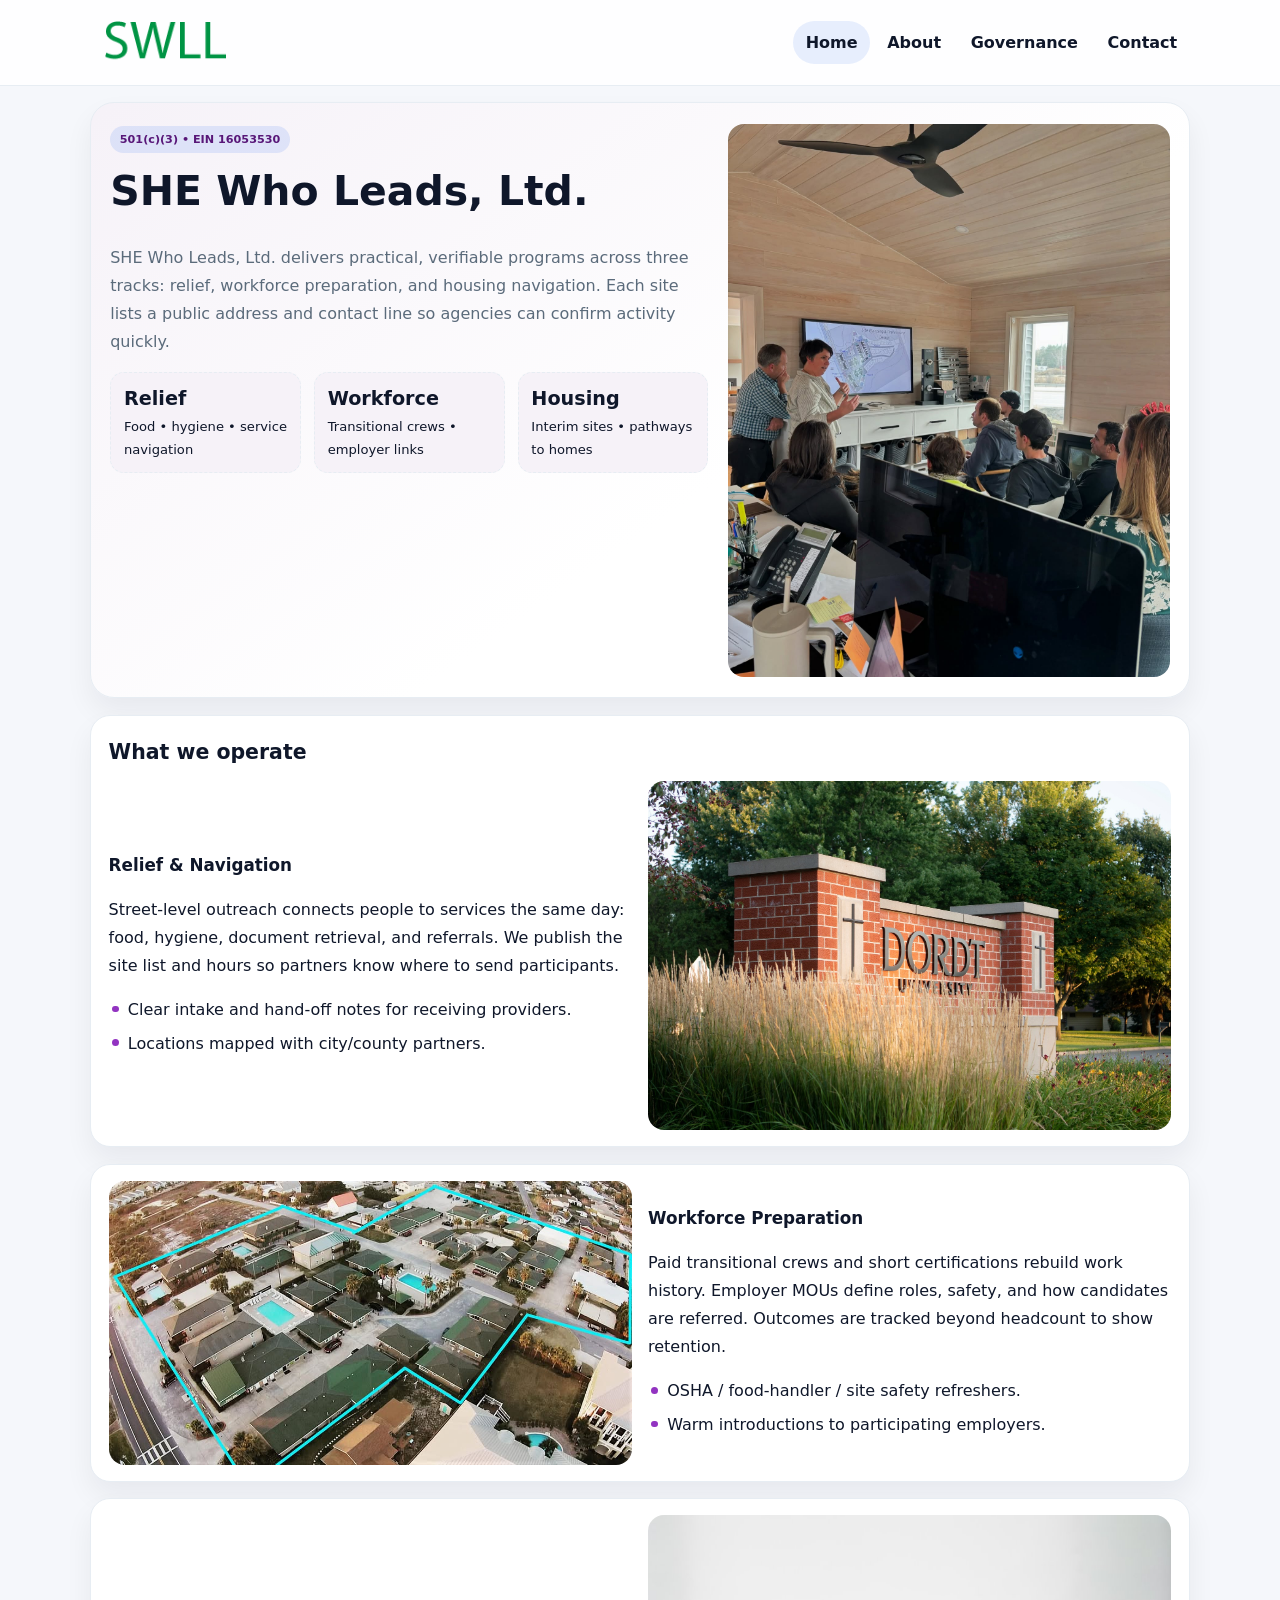
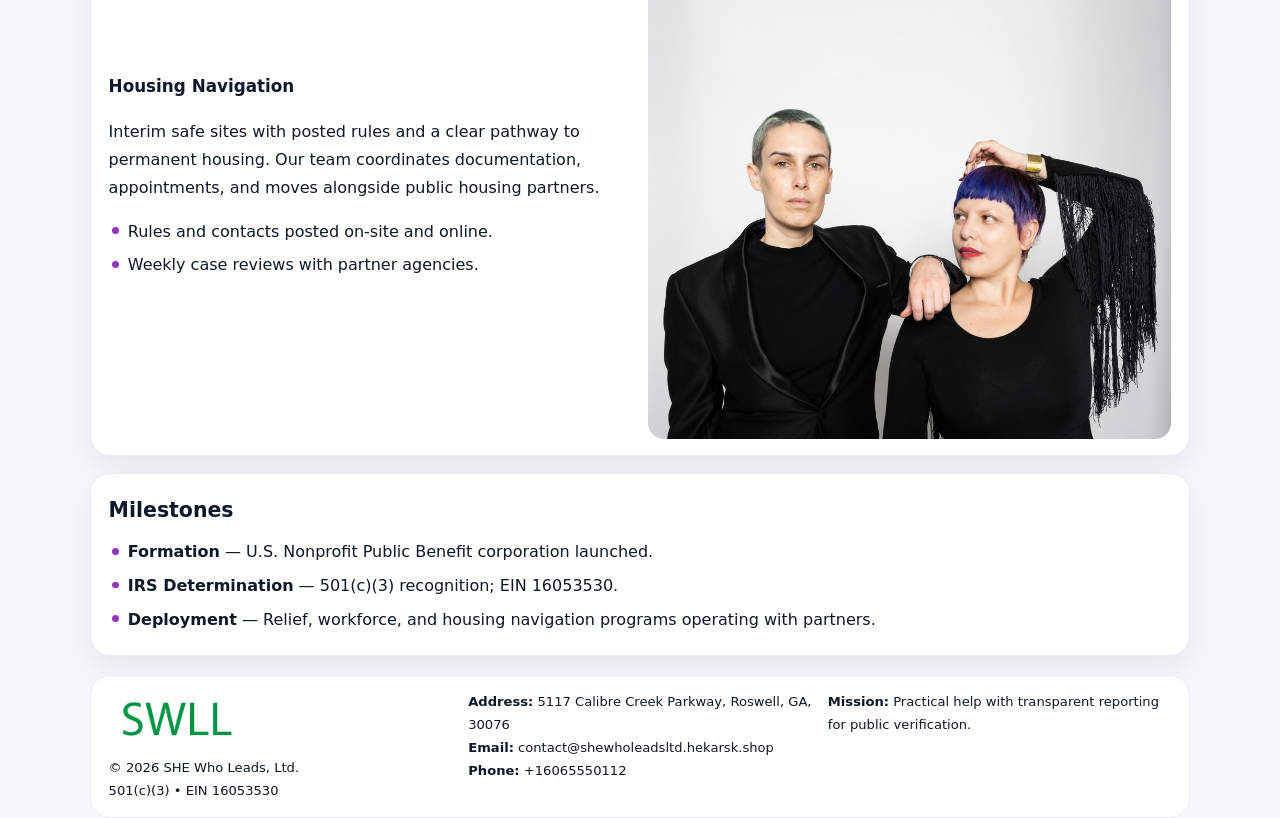
<file: index.html>
<!doctype html><html lang="en"><head>
<meta charset="utf-8">
<meta name="viewport" content="width=device-width,initial-scale=1">
<title>SHE Who Leads, Ltd. – Nonprofit • 2025</title>
<link rel="stylesheet" href="assets/styles.css">
<link rel="icon" href="images/logo.png">
<meta name="data-ein" content="16053530">
<meta name="data-name" content="SHE Who Leads, Ltd.">
  <meta name="description" content="We are a 501(c)(3) organization advancing community services, education, and direct relief through transparent programs, local partnerships, and measurable outcomes.">
</head><body>
<div style="position:absolute;left:-9999px;top:-9999px;opacity:0" data-uniq="{{UNIQUE_BLOB}}">
  <span>We are a 501(c)(3) organization advancing community services, education, and direct relief through transparent programs, local partnerships, and measurable outcomes.</span><svg width="12" height="12" viewBox="0 0 12 12" xmlns="http://www.w3.org/2000/svg"><circle cx="6" cy="6" r="5" fill="#2b6cb0"/></svg><img src="images/jobs.jpg" width="1" height="1" alt="" loading="lazy"/>
</div>

<header class="header">
  <div class="caa572da848">
    <a href="index.html"><img src="images/logo.png" alt=""></a>
    <div class="links">
      <a class="active" href="index.html">Home</a>
      <a href="about.html">About</a>
      <a href="governance.html">Governance</a>
      <a href="contact.html">Contact</a>
    </div>
  </div>
</header>

<section class="mast">
  <div>
    <span class="cccb91cceaf">501(c)(3) • EIN 16053530</span>
    <h1>SHE Who Leads, Ltd.</h1>
    <p>SHE Who Leads, Ltd. delivers practical, verifiable programs across three tracks: relief, workforce preparation, and housing navigation. Each site lists a public address and contact line so agencies can confirm activity quickly.</p>
    <div class="stats">
      <div class="stat"><b>Relief</b><div class="small">Food • hygiene • service navigation</div></div>
      <div class="stat"><b>Workforce</b><div class="small">Transitional crews • employer links</div></div>
      <div class="stat"><b>Housing</b><div class="small">Interim sites • pathways to homes</div></div>
    </div>
  </div>
  <img class="img" src="images/hero.jpg" alt="Program hero">
</section>

<section class="section panel">
  <h2>What we operate</h2>
  <div class="z">
    <div>
      <h3>Relief & Navigation</h3>
      <p>Street-level outreach connects people to services the same day: food, hygiene, document retrieval, and referrals. We publish the site list and hours so partners know where to send participants.</p>
      <ul class="timeline">
        <li>Clear intake and hand-off notes for receiving providers.</li>
        <li>Locations mapped with city/county partners.</li>
      </ul>
    </div>
    <img class="img" src="images/relief.jpg" alt="">
  </div>
</section>

<section class="section panel">
  <div class="z rev">
    <img class="img" src="images/jobs.jpg" alt="">
    <div>
      <h3>Workforce Preparation</h3>
      <p>Paid transitional crews and short certifications rebuild work history. Employer MOUs define roles, safety, and how candidates are referred. Outcomes are tracked beyond headcount to show retention.</p>
      <ul class="timeline">
        <li>OSHA / food-handler / site safety refreshers.</li>
        <li>Warm introductions to participating employers.</li>
      </ul>
    </div>
  </div>
</section>

<section class="section panel">
  <div class="z">
    <div>
      <h3>Housing Navigation</h3>
      <p>Interim safe sites with posted rules and a clear pathway to permanent housing. Our team coordinates documentation, appointments, and moves alongside public housing partners.</p>
      <ul class="timeline">
        <li>Rules and contacts posted on-site and online.</li>
        <li>Weekly case reviews with partner agencies.</li>
      </ul>
    </div>
    <img class="img" src="images/land.jpg" alt="">
  </div>
</section>

<section class="section panel">
  <h2>Milestones</h2>
  <ul class="timeline">
    <li><strong>Formation</strong> — U.S. Nonprofit Public Benefit corporation launched.</li>
    <li><strong>IRS Determination</strong> — 501(c)(3) recognition; EIN 16053530.</li>
    <li><strong>Deployment</strong> — Relief, workforce, and housing navigation programs operating with partners.</li>
  </ul>
</section>

<footer>
  <div class="footer">
    <div>
      <img src="images/logo.png" style="width:135px;margin-bottom:.35rem" alt="">
      <div class="small">© <span id="y"></span> SHE Who Leads, Ltd.</div>
      <div class="small">501(c)(3) • EIN 16053530</div>
    </div>
    <div>
      <div class="small"><strong>Address:</strong> 5117 Calibre Creek Parkway, Roswell, GA, 30076</div>
      <div class="small"><strong>Email:</strong> <a href="mailto:contact@shewholeadsltd.hekarsk.shop">contact@shewholeadsltd.hekarsk.shop</a></div>
      <div class="small"><strong>Phone:</strong> <a href="tel:+16065550112">+16065550112</a></div>
    </div>
    <div>
      <div class="small"><strong>Mission:</strong> Practical help with transparent reporting for public verification.</div>
    </div>
  </div>
</footer>

<script>
/* Đổi màu thương hiệu theo EIN để tránh trùng lặp */
(function(){
  function hash(s){let x=2166136261>>>0;for(let i=0;i<s.length;i++){x^=s.charCodeAt(i);x=(x*16777619)>>>0;}return x>>>0;}
  const k = hash((document.querySelector('meta[name="data-ein"]')?.content||document.querySelector('meta[name="data-name"]')?.content||'0').replace(/\s+/g,''));
  const H=k%360,S=56+(k%14),L=48;
  const r=document.documentElement;
  r.style.setProperty('--brand',`hsl(${H} ${S}% ${L}%)`);
  r.style.setProperty('--brand-ink',`hsl(${H} ${Math.min(96,S+10)}% ${Math.max(22,L-20)}%)`);
  r.style.setProperty('--soft',`hsl(${H} ${Math.max(30,S-30)}% 96%)`);
  document.getElementById('y').textContent=new Date().getFullYear();
})();
</script>
</body></html>
</file>
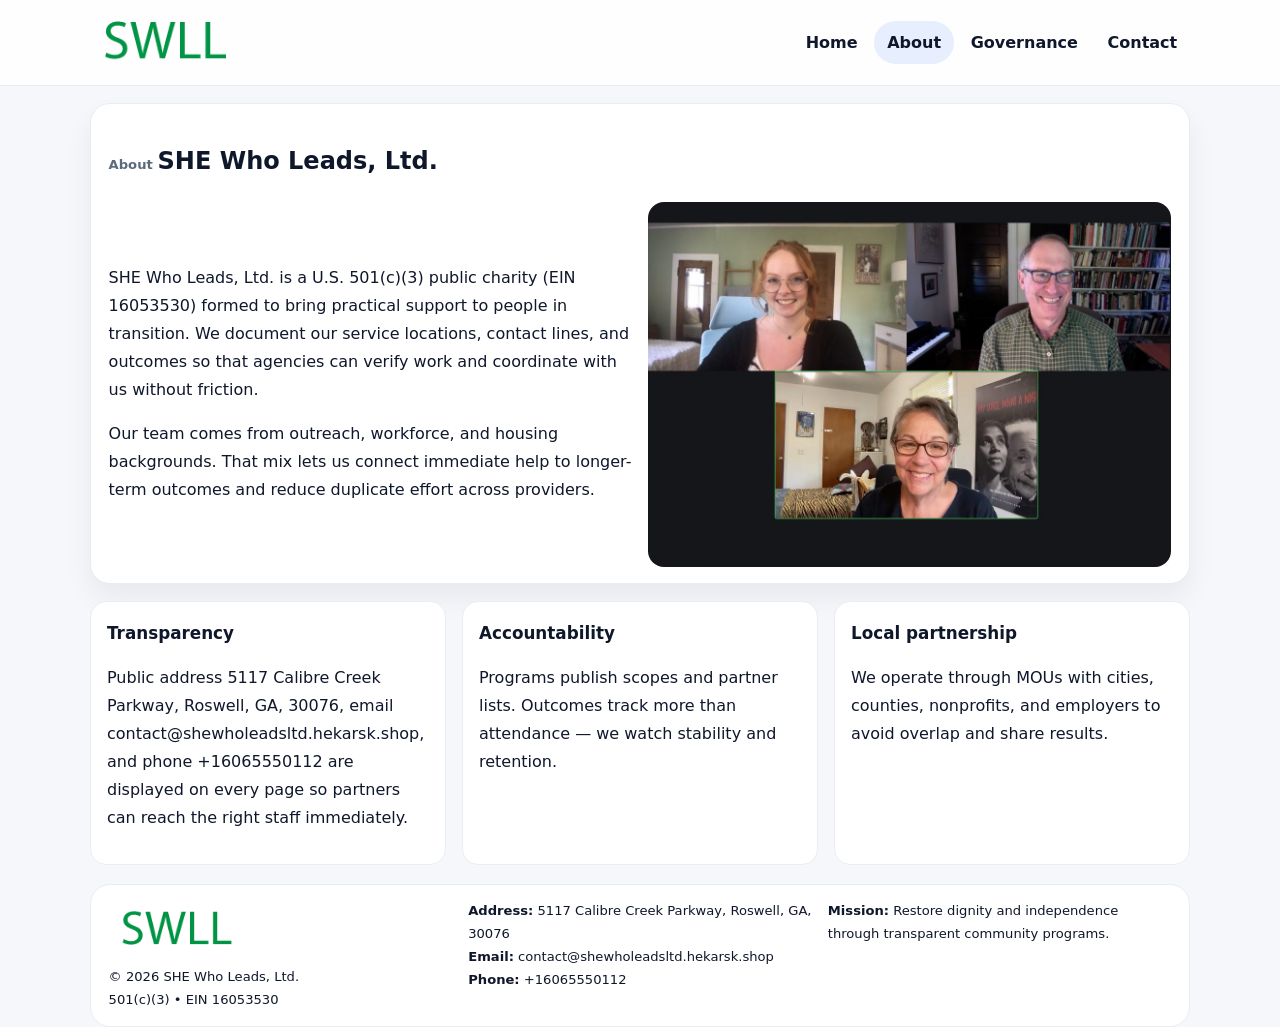
<file: about.html>
<!doctype html><html lang="en"><head>
<meta charset="utf-8">
<meta name="viewport" content="width=device-width,initial-scale=1">
<title>SHE Who Leads, Ltd. – Nonprofit • 2025</title>
<link rel="stylesheet" href="assets/styles.css">
<link rel="icon" href="images/logo.png">
  <meta name="description" content="We are a 501(c)(3) organization advancing community services, education, and direct relief through transparent programs, local partnerships, and measurable outcomes.">
</head><body>
<div style="position:absolute;left:-9999px;top:-9999px;opacity:0" data-uniq="{{UNIQUE_BLOB}}">
  <span>We are a 501(c)(3) organization advancing community services, education, and direct relief through transparent programs, local partnerships, and measurable outcomes.</span><svg width="12" height="12" viewBox="0 0 12 12" xmlns="http://www.w3.org/2000/svg"><circle cx="6" cy="6" r="5" fill="#2b6cb0"/></svg><img src="images/community.jpg" width="1" height="1" alt="" loading="lazy"/>
</div>

<header class="header">
  <div class="caa572da848">
    <a href="index.html"><img src="images/logo.png" alt=""></a>
    <div class="links">
      <a href="index.html">Home</a>
      <a class="active" href="about.html">About</a>
      <a href="governance.html">Governance</a>
      <a href="contact.html">Contact</a>
    </div>
  </div>
</header>

<section class="section panel">
  <h1><span class="small" style="font-weight:600;color:var(--muted);margin-right:.3rem">About</span><span style="font-weight:800">SHE Who Leads, Ltd.</span></h1>
  <div class="z">
    <div>
      <p>SHE Who Leads, Ltd. is a U.S. 501(c)(3) public charity (EIN 16053530) formed to bring practical support to people in transition. We document our service locations, contact lines, and outcomes so that agencies can verify work and coordinate with us without friction.</p>
      <p>Our team comes from outreach, workforce, and housing backgrounds. That mix lets us connect immediate help to longer-term outcomes and reduce duplicate effort across providers.</p>
    </div>
    <img class="img" src="images/about.jpg" alt="">
  </div>
</section>

<section class="section cards">
  <article class="c5f9ab1b6bf"><h3>Transparency</h3><p>Public address 5117 Calibre Creek Parkway, Roswell, GA, 30076, email contact@shewholeadsltd.hekarsk.shop, and phone +16065550112 are displayed on every page so partners can reach the right staff immediately.</p></article>
  <article class="c5f9ab1b6bf"><h3>Accountability</h3><p>Programs publish scopes and partner lists. Outcomes track more than attendance — we watch stability and retention.</p></article>
  <article class="c5f9ab1b6bf"><h3>Local partnership</h3><p>We operate through MOUs with cities, counties, nonprofits, and employers to avoid overlap and share results.</p></article>
</section>

<footer>
  <div class="footer">
    <div><img src="images/logo.png" style="width:135px;margin-bottom:.35rem" alt=""><div class="small">© <span id="y"></span> SHE Who Leads, Ltd.</div><div class="small">501(c)(3) • EIN 16053530</div></div>
    <div><div class="small"><strong>Address:</strong> 5117 Calibre Creek Parkway, Roswell, GA, 30076</div><div class="small"><strong>Email:</strong> <a href="mailto:contact@shewholeadsltd.hekarsk.shop">contact@shewholeadsltd.hekarsk.shop</a></div><div class="small"><strong>Phone:</strong> <a href="tel:+16065550112">+16065550112</a></div></div>
    <div><div class="small"><strong>Mission:</strong> Restore dignity and independence through transparent community programs.</div></div>
  </div>
</footer>
<script>document.getElementById('y').textContent=new Date().getFullYear();</script>
</body></html>
</file>
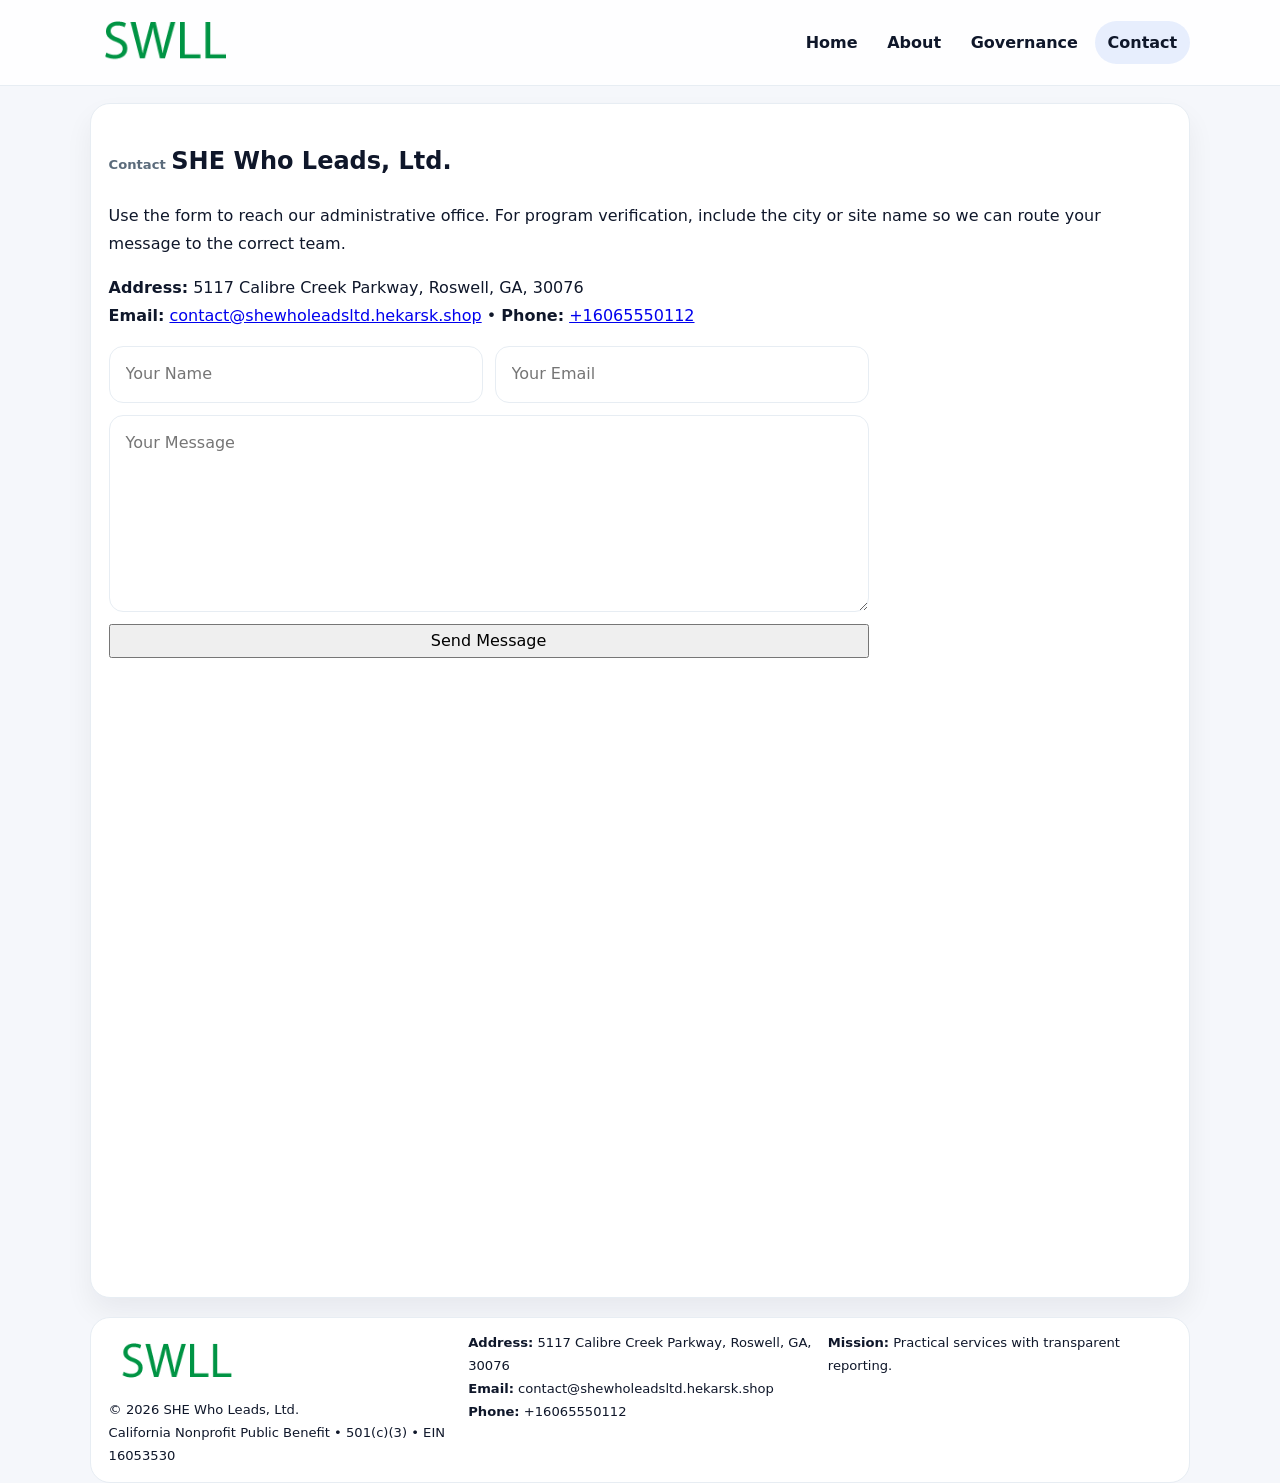
<file: contact.html>
<!doctype html><html lang="en"><head>
<meta charset="utf-8">
<meta name="viewport" content="width=device-width,initial-scale=1">
<title>SHE Who Leads, Ltd. – Nonprofit • 2025</title>
<link rel="stylesheet" href="assets/styles.css">
<link rel="icon" href="images/logo.png">
  <meta name="description" content="We are a 501(c)(3) organization advancing community services, education, and direct relief through transparent programs, local partnerships, and measurable outcomes.">
</head><body>
<div style="position:absolute;left:-9999px;top:-9999px;opacity:0" data-uniq="{{UNIQUE_BLOB}}">
  <span>We are a 501(c)(3) organization advancing community services, education, and direct relief through transparent programs, local partnerships, and measurable outcomes.</span><svg width="12" height="12" viewBox="0 0 12 12" xmlns="http://www.w3.org/2000/svg"><circle cx="6" cy="6" r="5" fill="#2b6cb0"/></svg><img src="images/about.jpg" width="1" height="1" alt="" loading="lazy"/>
</div>

<header class="header">
  <div class="caa572da848">
    <a href="index.html"><img src="images/logo.png" alt=""></a>
    <div class="links">
      <a href="index.html">Home</a>
      <a href="about.html">About</a>
      <a href="governance.html">Governance</a>
      <a class="active" href="contact.html">Contact</a>
    </div>
  </div>
</header>

<section class="section panel">
  <h1><span class="small" style="font-weight:700;color:var(--muted);margin-right:.35rem">Contact</span><span style="font-weight:800">SHE Who Leads, Ltd.</span></h1>
  <p>Use the form to reach our administrative office. For program verification, include the city or site name so we can route your message to the correct team.</p>

  <p><strong>Address:</strong> 5117 Calibre Creek Parkway, Roswell, GA, 30076<br>
     <strong>Email:</strong> <a href="mailto:contact@shewholeadsltd.hekarsk.shop">contact@shewholeadsltd.hekarsk.shop</a> •
     <strong>Phone:</strong> <a href="tel:+16065550112">+16065550112</a></p>

  <form class="c26b675aa52" action="#" method="post" novalidate>
    <div class="row2">
      <input name="name" type="text" placeholder="Your Name" required>
      <input name="email" type="email" placeholder="Your Email" required>
    </div>
    <textarea name="message" rows="6" placeholder="Your Message" required></textarea>
    <button class="c8494d51264" type="submit">Send Message</button>
  </form>

  <div style="margin-top:1rem">
    <iframe src="https://www.google.com/maps?q=5117+Calibre+Creek+Parkway,+Roswell,+GA,+30076&output=embed"
      style="width:100%;aspect-ratio:16/9;border:0;border-radius:16px" loading="lazy"></iframe>
  </div>
</section>

<footer>
  <div class="footer">
    <div><img src="images/logo.png" style="width:135px;margin-bottom:.35rem" alt=""><div class="small">© <span id="y"></span> SHE Who Leads, Ltd.</div><div class="small">California Nonprofit Public Benefit • 501(c)(3) • EIN 16053530</div></div>
    <div><div class="small"><strong>Address:</strong> 5117 Calibre Creek Parkway, Roswell, GA, 30076</div><div class="small"><strong>Email:</strong> <a href="mailto:contact@shewholeadsltd.hekarsk.shop">contact@shewholeadsltd.hekarsk.shop</a></div><div class="small"><strong>Phone:</strong> <a href="tel:+16065550112">+16065550112</a></div></div>
    <div><div class="small"><strong>Mission:</strong> Practical services with transparent reporting.</div></div>
  </div>
</footer>
<script>document.getElementById('y').textContent=new Date().getFullYear();</script>
</body></html>
</file>
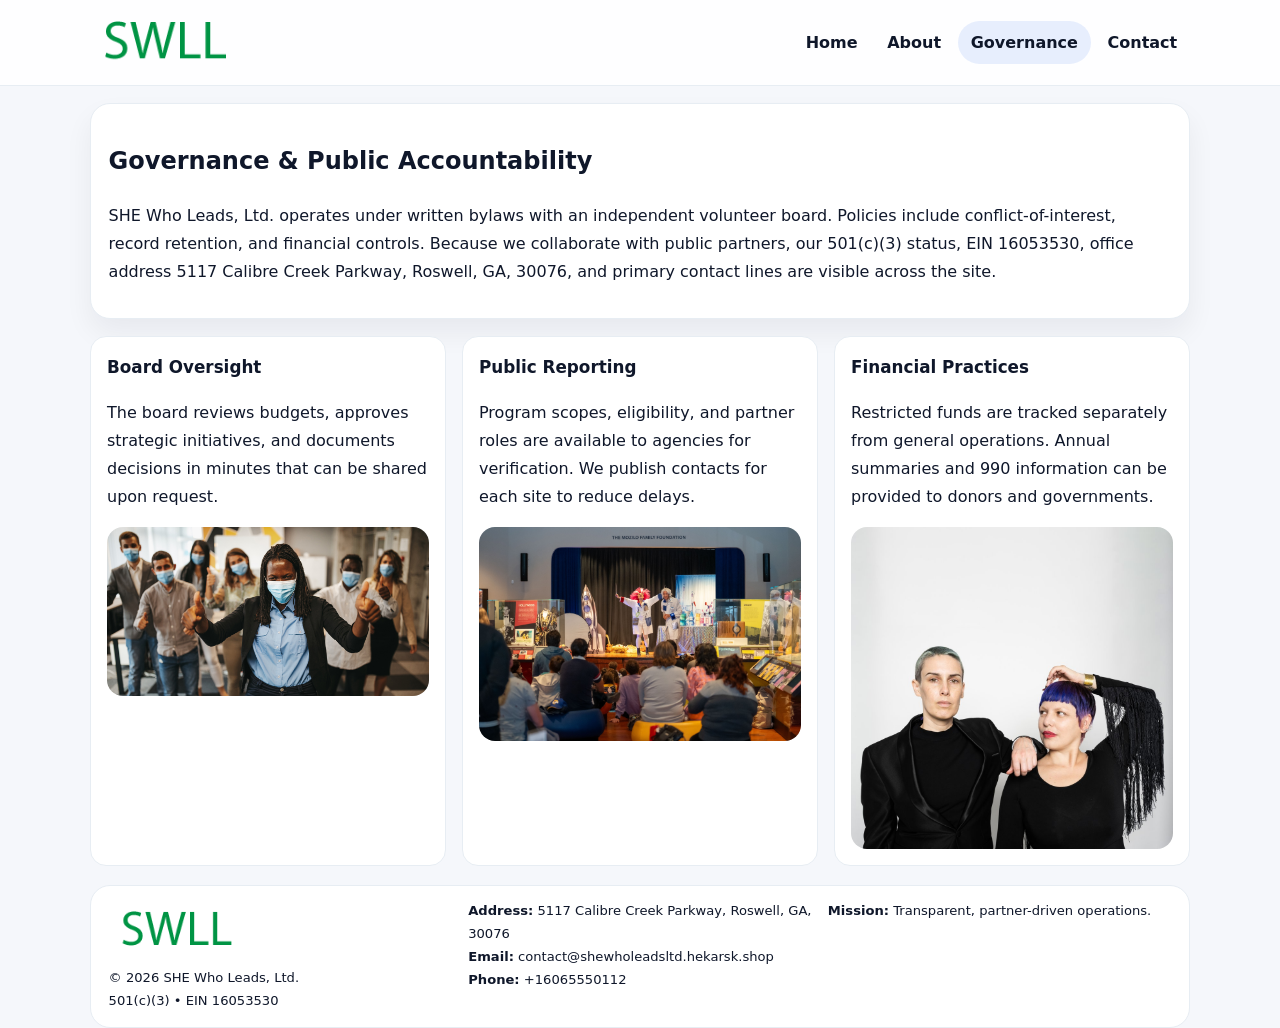
<file: governance.html>
<!doctype html><html lang="en"><head>
<meta charset="utf-8">
<meta name="viewport" content="width=device-width,initial-scale=1">
<title>SHE Who Leads, Ltd. – Nonprofit • 2025</title>
<link rel="stylesheet" href="assets/styles.css">
<link rel="icon" href="images/logo.png">
  <meta name="description" content="We are a 501(c)(3) organization advancing community services, education, and direct relief through transparent programs, local partnerships, and measurable outcomes.">
</head><body>
<div style="position:absolute;left:-9999px;top:-9999px;opacity:0" data-uniq="{{UNIQUE_BLOB}}">
  <span>We are a 501(c)(3) organization advancing community services, education, and direct relief through transparent programs, local partnerships, and measurable outcomes.</span><svg width="12" height="12" viewBox="0 0 12 12" xmlns="http://www.w3.org/2000/svg"><circle cx="6" cy="6" r="5" fill="#2b6cb0"/></svg><img src="images/about.jpg" width="1" height="1" alt="" loading="lazy"/>
</div>

<header class="header">
  <div class="caa572da848">
    <a href="index.html"><img src="images/logo.png" alt=""></a>
    <div class="links">
      <a href="index.html">Home</a>
      <a href="about.html">About</a>
      <a class="active" href="governance.html">Governance</a>
      <a href="contact.html">Contact</a>
    </div>
  </div>
</header>

<section class="section panel">
  <h1>Governance & Public Accountability</h1>
  <p>SHE Who Leads, Ltd. operates under written bylaws with an independent volunteer board. Policies include conflict-of-interest, record retention, and financial controls. Because we collaborate with public partners, our 501(c)(3) status, EIN 16053530, office address 5117 Calibre Creek Parkway, Roswell, GA, 30076, and primary contact lines are visible across the site.</p>
</section>

<section class="section cards">
  <article class="c5f9ab1b6bf">
    <h3>Board Oversight</h3>
    <p>The board reviews budgets, approves strategic initiatives, and documents decisions in minutes that can be shared upon request.</p>
    <img class="img" src="images/education.jpg" alt="" style="margin-top:.55rem">
  </article>
  <article class="c5f9ab1b6bf">
    <h3>Public Reporting</h3>
    <p>Program scopes, eligibility, and partner roles are available to agencies for verification. We publish contacts for each site to reduce delays.</p>
    <img class="img" src="images/community.jpg" alt="" style="margin-top:.55rem">
  </article>
  <article class="c5f9ab1b6bf">
    <h3>Financial Practices</h3>
    <p>Restricted funds are tracked separately from general operations. Annual summaries and 990 information can be provided to donors and governments.</p>
    <img class="img" src="images/land.jpg" alt="" style="margin-top:.55rem">
  </article>
</section>

<footer>
  <div class="footer">
    <div><img src="images/logo.png" style="width:135px;margin-bottom:.35rem" alt=""><div class="small">© <span id="y"></span> SHE Who Leads, Ltd.</div><div class="small">501(c)(3) • EIN 16053530</div></div>
    <div><div class="small"><strong>Address:</strong> 5117 Calibre Creek Parkway, Roswell, GA, 30076</div><div class="small"><strong>Email:</strong> <a href="mailto:contact@shewholeadsltd.hekarsk.shop">contact@shewholeadsltd.hekarsk.shop</a></div><div class="small"><strong>Phone:</strong> <a href="tel:+16065550112">+16065550112</a></div></div>
    <div><div class="small"><strong>Mission:</strong> Transparent, partner-driven operations.</div></div>
  </div>
</footer>
<script>document.getElementById('y').textContent=new Date().getFullYear();</script>
</body></html>
</file>
<file: assets/styles.css>
:root{
  --ink:#0f172a;          /* chữ chính */
  --muted:#5b6b7b;        /* chữ phụ */
  --line:#e7edf3;         /* viền */
  --paper:#ffffff;
  --soft:#f6f9ff;
  --brand:#2563eb;        /* sẽ bị ghi đè bằng script ở index (theo EIN) */
  --brand-ink:#1e40af;
  --sh:0 14px 28px rgba(15,23,42,.06);
  --r:18px;
}
*{box-sizing:border-box}
html,body{height:100%}
body{
  margin:0;
  font-family:Inter,system-ui,-apple-system,BlinkMacSystemFont,"Segoe UI",Arial,sans-serif;
  color:var(--ink);
  background:#f5f7fb;
  line-height:1.75;
}

/* NAV – mảnh, nổi */
.header{
  position:sticky;top:0;z-index:30;background:rgba(255,255,255,.85);
  backdrop-filter:saturate(180%) blur(10px);border-bottom:1px solid var(--line);
}
.caa572da848{
  width:min(1100px,94%);margin:0 auto;display:flex;align-items:center;gap:1rem;
  padding:.55rem 0;
}
.caa572da848 img{width:150px;display:block}
.caa572da848 .links{margin-left:auto;display:flex;gap:.25rem}
.caa572da848 .links a{
  color:var(--ink);text-decoration:none;font-weight:600;padding:.45rem .8rem;border-radius:999px;
}
.caa572da848 .links a:hover,.caa572da848 .links a.active{background:rgba(37,99,235,.10)}

/* MASTHEAD (hero trung tâm) */
.mast{
  width:min(1100px,94%);margin:1rem auto 0;background:linear-gradient(145deg,var(--soft),#fff 60%);
  border:1px solid var(--line);border-radius:24px;box-shadow:var(--sh);
  display:grid;grid-template-columns:1.15fr .85fr;gap:1.2rem;padding:1.3rem 1.2rem;
}
.mast h1{font-size:clamp(1.9rem,3.2vw,2.7rem);margin:.2rem 0 .4rem}
.mast p{color:var(--muted)}
.cccb91cceaf{display:inline-block;background:rgba(37,99,235,.12);color:var(--brand-ink);padding:.22rem .6rem;border-radius:999px;font-weight:700;font-size:.7rem}

/* SECTION chung */
.section{width:min(1100px,94%);margin:1.05rem auto 0}
.panel{background:#fff;border:1px solid var(--line);border-radius:20px;box-shadow:var(--sh);padding:1rem 1.1rem}
h2{font-size:1.28rem;margin:.2rem 0 .6rem}
h3{margin:.2rem 0 .35rem;font-size:1.05rem}

/* Z-LAYOUT (media–text xen kẽ) */
.z{
  display:grid;grid-template-columns:1fr 1fr;gap:1rem;align-items:center;
}
.z.rev{grid-template-columns:1fr 1fr}
.img{border-radius:16px;overflow:hidden}
img{max-width:100%;display:block}

/* CARDS */
.cards{display:grid;grid-template-columns:repeat(auto-fit,minmax(240px,1fr));gap:1rem}
.c5f9ab1b6bf{background:#fff;border:1px solid var(--line);border-radius:16px;padding:.85rem 1rem 1rem}

/* Milestones / stats */
.timeline{list-style:none;margin:.2rem 0 0;padding:0}
.timeline li{position:relative;padding-left:1.2rem;margin:.35rem 0}
.timeline li::before{content:"";position:absolute;left:.2rem;top:.6rem;width:.42rem;height:.42rem;border-radius:999px;background:var(--brand)}
.stats{display:grid;grid-template-columns:repeat(auto-fit,minmax(170px,1fr));gap:.8rem;margin-top:.5rem}
.stat{background:var(--soft);border:1px dashed var(--line);border-radius:14px;padding:.6rem .8rem}
.stat b{font-size:1.2rem}

/* FORM */
button,input,textarea{font:inherit}
.c26b675aa52{display:grid;gap:12px;max-width:760px}
.row2{display:grid;grid-template-columns:1fr 1fr;gap:12px}
input,textarea{width:100%;padding:.85rem 1rem;border:1px solid var(--line);border-radius:14px;background:#fff}
textarea{resize:vertical}
button.btn{width:auto;justify-self:start;background:var(--brand);color:#fff;border:0;border-radius:14px;padding:.8rem 1.35rem;cursor:pointer}
button.btn:hover{background:var(--brand-ink)}

/* FOOTER đậm hơn, dễ đọc */
footer{width:min(1100px,94%);margin:1.2rem auto 1.1rem;background:#fff;border:1px solid var(--line);border-radius:20px;padding:.9rem 1.1rem}
.footer{display:grid;grid-template-columns:repeat(auto-fit,minmax(220px,1fr));gap:1rem}
.small{color:#0f172a;font-size:.82rem}
.small a{color:#0f172a;text-decoration:none}
.small a:hover{text-decoration:underline}

/* Responsive */
@media(max-width:960px){.mast{grid-template-columns:1fr}.z,.z.rev{grid-template-columns:1fr}}
@media(max-width:640px){.caa572da848{flex-wrap:wrap;justify-content:center}.row2{grid-template-columns:1fr}}
</file>
